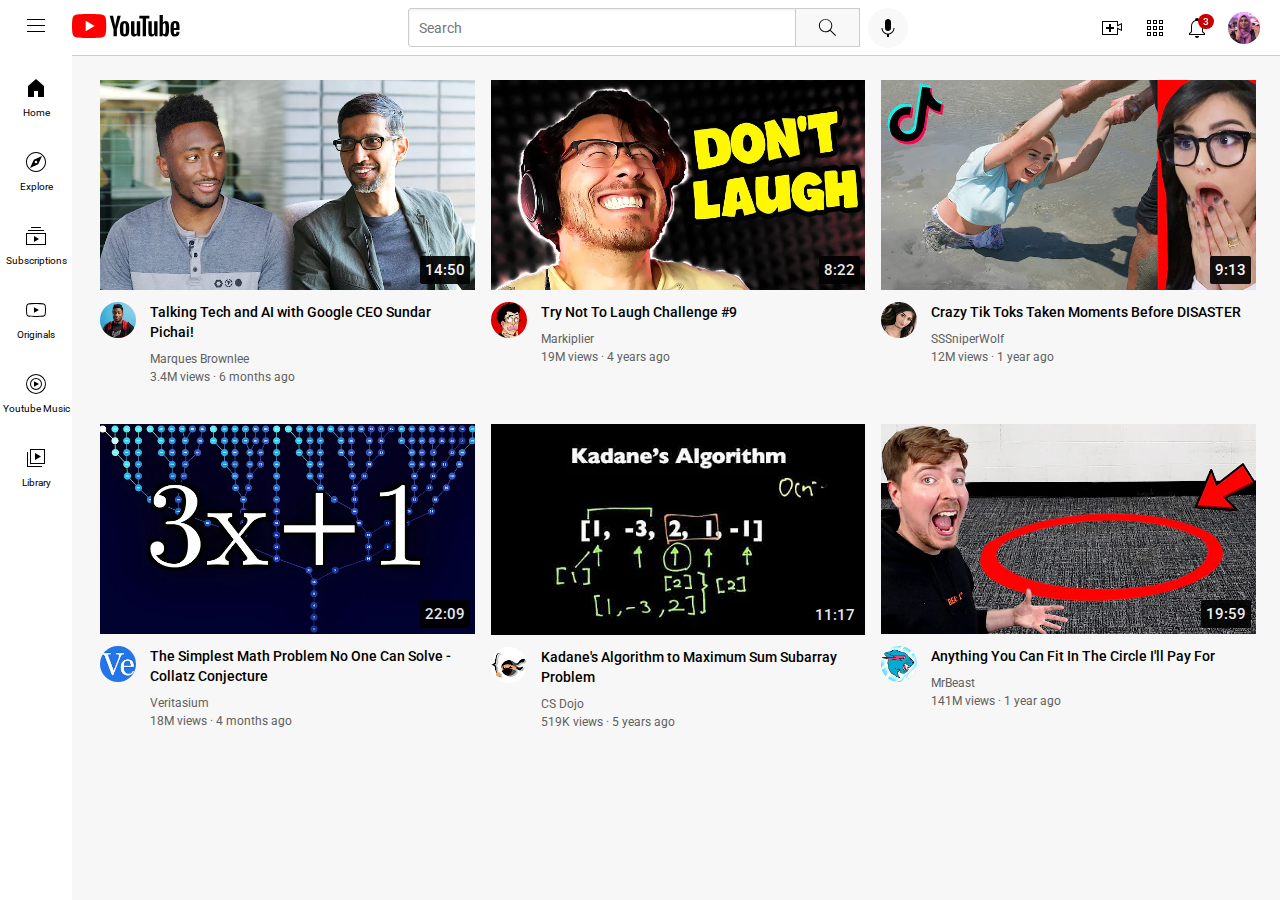
<file: Youtube Website!/index.html>
<!DOCTYPE html>
<html lang="en">
<head>
  <meta charset="UTF-8">
  <meta name="viewport" content="width=device-width, initial-scale=1.0">
  <title>Youtube Clone</title>
  <link rel="preconnect" href="https://fonts.googleapis.com">
<link rel="preconnect" href="https://fonts.gstatic.com" crossorigin>
  <link rel="icon" type="img/png" href="icons8-youtube-48.png">
<link href="https://fonts.googleapis.com/css2?family=Roboto:ital,wght@0,100..900;1,100..900&display=swap" rel="stylesheet">
<link rel="stylesheet" href="styles/video.css">
<link rel="stylesheet" href="styles/header.css">
<link rel="stylesheet" href="styles/general.css">
<link rel="stylesheet" href="styles/sidebar.css">
</head>
<body>
  <header class="header">
    <div class="left-section">
      <img class="hamburger-menu" src="icons/hamburger-menu.svg">
      <img class="youtube-logo" src="icons/youtube-logo.svg">
    </div>
    <div class="middle-section">
      <input class="search-bar" type="text" placeholder="Search">
      <button class="search-button">
        <img class="search" src="icons/search.svg">
        <div class="tooltip">Search</div>
      </button>
      <button class="voice-button">  
      <img class="voice-search-icon" src="icons/voice-search-icon.svg">
      <div class="tooltip">Search with your voice</div>
      </button>
    </div>
    <div class="right-section">
      <div class="upload-icon-container">
      <img class="upload" src="icons/upload.svg">
      <div class="tooltip">Create</div>
      </div>
      <div class="youtube-icon-container">
      <img class="youtube-apps" src="icons/youtube-apps.svg">
      <div class="tooltip">YouTube apps</div>
      </div>

      <div class="notifications-relative">
        <img class="notifications" src="icons/notifications.svg">
        <div class="notifications-number">3</div>
        <div class="tooltip">Notifications</div>
      </div>

      <img class="abeela" src="icons/me.jpeg">
    </div>
  </header>
  
  <nav class="side-bar">
    <div class="sidebar-link">
      <img src="icons/home.svg">
      <div>Home</div>
    </div>
    <div class="sidebar-link">
      <img src="icons/explore.svg">
      <div>Explore</div>
    </div>
    <div class="sidebar-link">
      <img src="icons/subscriptions.svg">
      <div>Subscriptions</div>
    </div>
    <div class="sidebar-link">
      <img src="icons/originals.svg">
      <div>Originals</div>
    </div>
    <div class="sidebar-link">
      <img src="icons/youtube-music.svg">
      <div>Youtube Music</div>
    </div>
    <div class="sidebar-link">
      <img src="icons/library.svg">
      <div>Library</div>
    </div>
  </nav>

  <main> <!--Its finally complete!-->
  <section class="video-grid">
  <div class="video-preview">
      <div class="thumbnail-row">
        <a href="https://www.youtube.com/watch?v=n2RNcPRtAiY">
        <img class="video-thumbnail" src="Thumbnails/thumbnail-1.webp" >
        <div class="video-time">14:50</div>
        </a>
      </div>
      <div class="video-info-grid">
        <div class="channel-icon">
          <a href="https://www.youtube.com/c/mkbhd">
          <img class="profile-picture" src="Channel-Image/channel-image2.jpg">
          </a>
        </div>
        <div class="video-info">
          <a href="https://www.youtube.com/watch?v=n2RNcPRtAiY">
            <p class="video-title">
              Talking Tech and AI with Google CEO Sundar Pichai!
            </p>
          </a>
          <a href="https://www.youtube.com/c/mkbhd">
          <p class="video-author">
            Marques Brownlee
          </p>
          </a>
          <p class="video-stats">
            3.4M views · 6 months ago
          </p>
        </div>
      </div>
    </div> 

    <div class="video-preview">
      <div class="thumbnail-row">
        <a href="https://www.youtube.com/watch?v=mP0RAo9SKZk">
        <img class="video-thumbnail" src="Thumbnails/p.webp" >
        <div class="video-time">8:22</div>
        </a>
      </div>
      <div class="video-info-grid">
        <div class="channel-icon">
          <a href="https://www.youtube.com/c/markiplier">
          <img class="profile-picture" src="Channel-Image/channel-2.jpeg">
          </a>
        </div>
        <div class="video-info">
          <a href="https://www.youtube.com/watch?v=mP0RAo9SKZk">
            <p class="video-title">
              Try Not To Laugh Challenge #9
            </p>
          </a>
           <a href="https://www.youtube.com/c/markiplier">
          <p class="video-author">
            Markiplier
          </p>
          </a>
          <p class="video-stats">
            19M views · 4 years ago
          </p>
        </div>
      </div>
    </div>

    <div class="video-preview">
      <div class="thumbnail-row">
        <a href="https://www.youtube.com/watch?v=FgjPQQeTh1w">
        <img class="video-thumbnail" src="Thumbnails/thumbnail-3.webp" >
        <div class="video-time">9:13</div>
        </a>
      </div>
      <div class="video-info-grid">
        <div class="channel-icon">
          <a href="https://www.youtube.com/user/SSSniperWolf">
          <img class="profile-picture" src="Channel-Image/channel-3.jpeg">
          </a>
        </div>
        <div class="video-info">
           <a href="https://www.youtube.com/watch?v=FgjPQQeTh1w">
          <p class="video-title">         
            Crazy Tik Toks Taken Moments Before DISASTER
          </p>
           </a>
           <a href="https://www.youtube.com/user/SSSniperWolf">
          <p class="video-author">
            SSSniperWolf
          </p>
          </a>
          <p class="video-stats">
            12M views · 1 year ago
          </p>
        </div>
      </div>
    </div> 

    <div class="video-preview">
      <div class="thumbnail-row">
        <a href="https://www.youtube.com/watch?v=094y1Z2wpJg">
        <img class="video-thumbnail" src="Thumbnails/thumbnail-4.webp" >
        </a>
        <div class="video-time">22:09</div>
      </div>
      <div class="video-info-grid">
        <div class="channel-icon">
          <a href="https://www.youtube.com/c/veritasium">
          <img class="profile-picture" src="Channel-Image/channel-4.jpeg">
          </a>
        </div>
        <div class="video-info">
          <a href="https://www.youtube.com/watch?v=094y1Z2wpJg">
          <p class="video-title">
            The Simplest Math Problem No One Can Solve - Collatz Conjecture
          </p>
          </a>
          <a href="https://www.youtube.com/c/veritasium">
          <p class="video-author">
            Veritasium
          </p>
          </a>
          <p class="video-stats">
            18M views · 4 months ago
          </p>
        </div>
      </div>
    </div>

    <div class="video-preview">
      <div class="thumbnail-row">
        <a href="https://www.youtube.com/watch?v=86CQq3pKSUw">
        <img class="video-thumbnail" src="Thumbnails/thumbnail-5.webp" >
        <div class="video-time">11:17</div>
        </a>
      </div>
      <div class="video-info-grid">
        <div class="channel-icon">
          <a href="https://www.youtube.com/c/CSDojo">
          <img class="profile-picture" src="Channel-Image/channel-5.jpeg">
          </a>
        </div>
        <div class="video-info">
          <a href="https://www.youtube.com/watch?v=86CQq3pKSUw">
          <p class="video-title">
            Kadane's Algorithm to Maximum Sum Subarray Problem
          </p>
          </a>
          <a href="https://www.youtube.com/c/CSDojo">
          <p class="video-author">
            CS Dojo
          </p>
          </a>
          <p class="video-stats">
            519K views · 5 years ago
          </p>
        </div>
      </div>
    </div> 

    <div class="video-preview">
      <div class="thumbnail-row">
        <a href="https://www.youtube.com/watch?v=yXWw0_UfSFg">
        <img class="video-thumbnail" src="Thumbnails/thumbnail-6.webp">
        <div class="video-time">19:59</div>
        </a>
      </div>
      <div class="video-info-grid">
        <div class="channel-icon">
          <a href="https://www.youtube.com/channel/UCX6OQ3DkcsbYNE6H8uQQuVA">
          <img class="profile-picture" src="Channel-Image/channel-6.jpeg">
          </a>
        </div>
        <div class="video-info">
          <a href="https://www.youtube.com/watch?v=yXWw0_UfSFg">
            <p class="video-title">
              Anything You Can Fit In The Circle I&#39;ll Pay For
            </p>
          </a>
          <a href="https://www.youtube.com/channel/UCX6OQ3DkcsbYNE6H8uQQuVA">
          <p class="video-author">
            MrBeast
          </p>
          </a>
          <p class="video-stats">
            141M views · 1 year ago
          </p>
        </div>
      </div>
    </div>
  </section>
  </main>
</body>
</html>
</file>
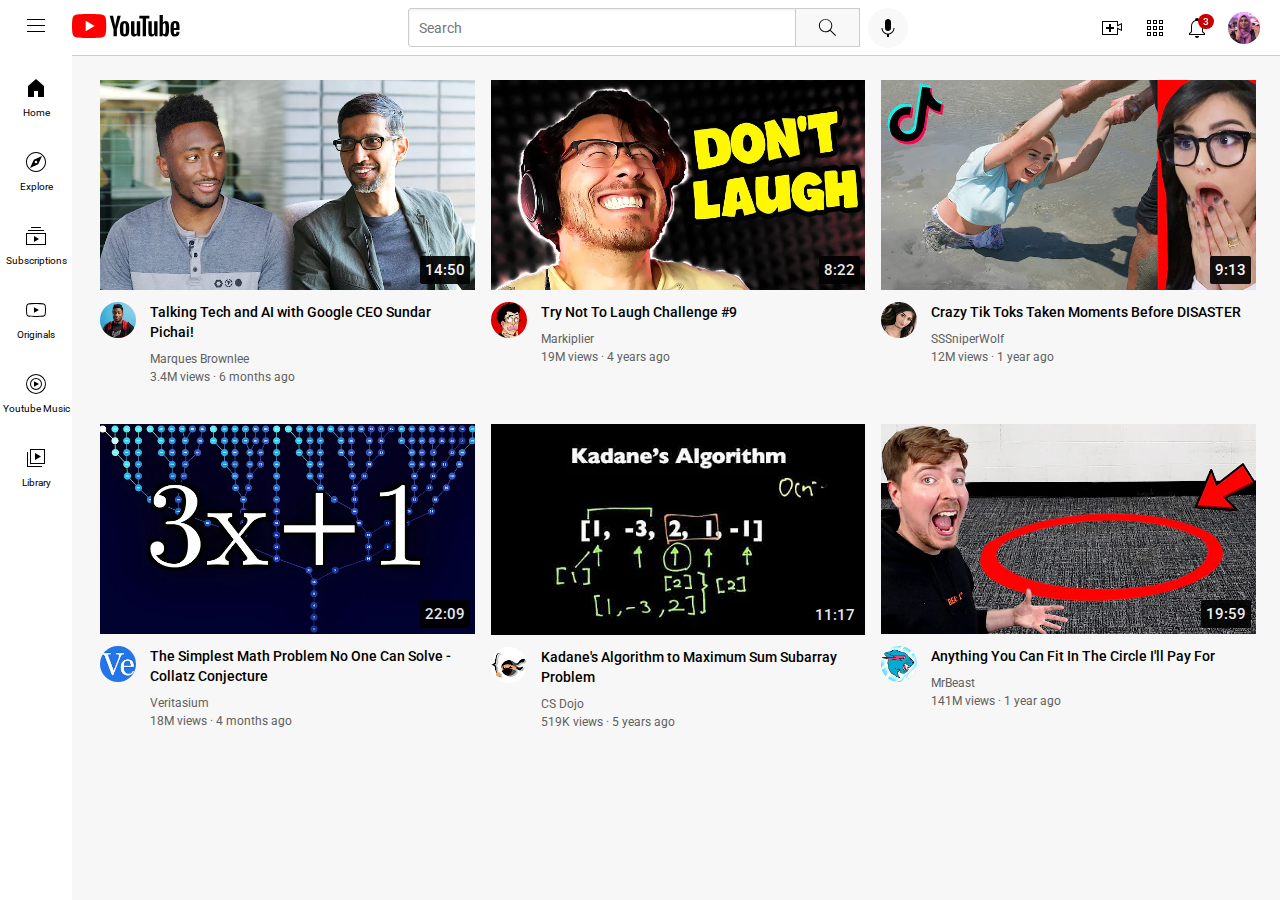
<file: Youtube Website!/Youtube.com.html>
<!DOCTYPE html>
<html lang="en">
<head>
  <meta charset="UTF-8">
  <meta name="viewport" content="width=device-width, initial-scale=1.0">
  <title>Youtube Clone</title>
  <link rel="preconnect" href="https://fonts.googleapis.com">
<link rel="preconnect" href="https://fonts.gstatic.com" crossorigin>
<link href="https://fonts.googleapis.com/css2?family=Roboto:ital,wght@0,100..900;1,100..900&display=swap" rel="stylesheet">
<link rel="stylesheet" href="styles/video.css">
<link rel="stylesheet" href="styles/header.css">
<link rel="stylesheet" href="styles/general.css">
<link rel="stylesheet" href="styles/sidebar.css">
</head>
<body>
  <header class="header">
    <div class="left-section">
      <img class="hamburger-menu" src="icons/hamburger-menu.svg">
      <img class="youtube-logo" src="icons/youtube-logo.svg">
    </div>
    <div class="middle-section">
      <input class="search-bar" type="text" placeholder="Search">
      <button class="search-button">
        <img class="search" src="icons/search.svg">
        <div class="tooltip">Search</div>
      </button>
      <button class="voice-button">  
      <img class="voice-search-icon" src="icons/voice-search-icon.svg">
      <div class="tooltip">Search with your voice</div>
      </button>
    </div>
    <div class="right-section">
      <div class="upload-icon-container">
      <img class="upload" src="icons/upload.svg">
      <div class="tooltip">Create</div>
      </div>
      <div class="youtube-icon-container">
      <img class="youtube-apps" src="icons/youtube-apps.svg">
      <div class="tooltip">YouTube apps</div>
      </div>

      <div class="notifications-relative">
        <img class="notifications" src="icons/notifications.svg">
        <div class="notifications-number">3</div>
        <div class="tooltip">Notifications</div>
      </div>

      <img class="abeela" src="icons/me.jpeg">
    </div>
  </header>
  
  <nav class="side-bar">
    <div class="sidebar-link">
      <img src="icons/home.svg">
      <div>Home</div>
    </div>
    <div class="sidebar-link">
      <img src="icons/explore.svg">
      <div>Explore</div>
    </div>
    <div class="sidebar-link">
      <img src="icons/subscriptions.svg">
      <div>Subscriptions</div>
    </div>
    <div class="sidebar-link">
      <img src="icons/originals.svg">
      <div>Originals</div>
    </div>
    <div class="sidebar-link">
      <img src="icons/youtube-music.svg">
      <div>Youtube Music</div>
    </div>
    <div class="sidebar-link">
      <img src="icons/library.svg">
      <div>Library</div>
    </div>
  </nav>

  <main> <!--Its finally complete!-->
  <section class="video-grid">
  <div class="video-preview">
      <div class="thumbnail-row">
        <a href="https://www.youtube.com/watch?v=n2RNcPRtAiY">
        <img class="video-thumbnail" src="Thumbnails/thumbnail-1.webp" >
        <div class="video-time">14:50</div>
        </a>
      </div>
      <div class="video-info-grid">
        <div class="channel-icon">
          <a href="https://www.youtube.com/c/mkbhd">
          <img class="profile-picture" src="Channel-Image/channel-image2.jpg">
          </a>
        </div>
        <div class="video-info">
          <a href="https://www.youtube.com/watch?v=n2RNcPRtAiY">
            <p class="video-title">
              Talking Tech and AI with Google CEO Sundar Pichai!
            </p>
          </a>
          <a href="https://www.youtube.com/c/mkbhd">
          <p class="video-author">
            Marques Brownlee
          </p>
          </a>
          <p class="video-stats">
            3.4M views · 6 months ago
          </p>
        </div>
      </div>
    </div> 

    <div class="video-preview">
      <div class="thumbnail-row">
        <a href="https://www.youtube.com/watch?v=mP0RAo9SKZk">
        <img class="video-thumbnail" src="Thumbnails/p.webp" >
        <div class="video-time">8:22</div>
        </a>
      </div>
      <div class="video-info-grid">
        <div class="channel-icon">
          <a href="https://www.youtube.com/c/markiplier">
          <img class="profile-picture" src="Channel-Image/channel-2.jpeg">
          </a>
        </div>
        <div class="video-info">
          <a href="https://www.youtube.com/watch?v=mP0RAo9SKZk">
            <p class="video-title">
              Try Not To Laugh Challenge #9
            </p>
          </a>
           <a href="https://www.youtube.com/c/markiplier">
          <p class="video-author">
            Markiplier
          </p>
          </a>
          <p class="video-stats">
            19M views · 4 years ago
          </p>
        </div>
      </div>
    </div>

    <div class="video-preview">
      <div class="thumbnail-row">
        <a href="https://www.youtube.com/watch?v=FgjPQQeTh1w">
        <img class="video-thumbnail" src="Thumbnails/thumbnail-3.webp" >
        <div class="video-time">9:13</div>
        </a>
      </div>
      <div class="video-info-grid">
        <div class="channel-icon">
          <a href="https://www.youtube.com/user/SSSniperWolf">
          <img class="profile-picture" src="Channel-Image/channel-3.jpeg">
          </a>
        </div>
        <div class="video-info">
           <a href="https://www.youtube.com/watch?v=FgjPQQeTh1w">
          <p class="video-title">         
            Crazy Tik Toks Taken Moments Before DISASTER
          </p>
           </a>
           <a href="https://www.youtube.com/user/SSSniperWolf">
          <p class="video-author">
            SSSniperWolf
          </p>
          </a>
          <p class="video-stats">
            12M views · 1 year ago
          </p>
        </div>
      </div>
    </div> 

    <div class="video-preview">
      <div class="thumbnail-row">
        <a href="https://www.youtube.com/watch?v=094y1Z2wpJg">
        <img class="video-thumbnail" src="Thumbnails/thumbnail-4.webp" >
        </a>
        <div class="video-time">22:09</div>
      </div>
      <div class="video-info-grid">
        <div class="channel-icon">
          <a href="https://www.youtube.com/c/veritasium">
          <img class="profile-picture" src="Channel-Image/channel-4.jpeg">
          </a>
        </div>
        <div class="video-info">
          <a href="https://www.youtube.com/watch?v=094y1Z2wpJg">
          <p class="video-title">
            The Simplest Math Problem No One Can Solve - Collatz Conjecture
          </p>
          </a>
          <a href="https://www.youtube.com/c/veritasium">
          <p class="video-author">
            Veritasium
          </p>
          </a>
          <p class="video-stats">
            18M views · 4 months ago
          </p>
        </div>
      </div>
    </div>

    <div class="video-preview">
      <div class="thumbnail-row">
        <a href="https://www.youtube.com/watch?v=86CQq3pKSUw">
        <img class="video-thumbnail" src="Thumbnails/thumbnail-5.webp" >
        <div class="video-time">11:17</div>
        </a>
      </div>
      <div class="video-info-grid">
        <div class="channel-icon">
          <a href="https://www.youtube.com/c/CSDojo">
          <img class="profile-picture" src="Channel-Image/channel-5.jpeg">
          </a>
        </div>
        <div class="video-info">
          <a href="https://www.youtube.com/watch?v=86CQq3pKSUw">
          <p class="video-title">
            Kadane's Algorithm to Maximum Sum Subarray Problem
          </p>
          </a>
          <a href="https://www.youtube.com/c/CSDojo">
          <p class="video-author">
            CS Dojo
          </p>
          </a>
          <p class="video-stats">
            519K views · 5 years ago
          </p>
        </div>
      </div>
    </div> 

    <div class="video-preview">
      <div class="thumbnail-row">
        <a href="https://www.youtube.com/watch?v=yXWw0_UfSFg">
        <img class="video-thumbnail" src="Thumbnails/thumbnail-6.webp">
        <div class="video-time">19:59</div>
        </a>
      </div>
      <div class="video-info-grid">
        <div class="channel-icon">
          <a href="https://www.youtube.com/channel/UCX6OQ3DkcsbYNE6H8uQQuVA">
          <img class="profile-picture" src="Channel-Image/channel-6.jpeg">
          </a>
        </div>
        <div class="video-info">
          <a href="https://www.youtube.com/watch?v=yXWw0_UfSFg">
            <p class="video-title">
              Anything You Can Fit In The Circle I&#39;ll Pay For
            </p>
          </a>
          <a href="https://www.youtube.com/channel/UCX6OQ3DkcsbYNE6H8uQQuVA">
          <p class="video-author">
            MrBeast
          </p>
          </a>
          <p class="video-stats">
            141M views · 1 year ago
          </p>
        </div>
      </div>
    </div>
  </section>
  </main>
</body>
</html>
</file>
<file: Youtube Website!/styles/video.css>
.video-grid{
  display: grid;
  grid-template-columns: 1fr 1fr 1fr;
  column-gap: 16px;
  row-gap: 40px;
}

@media (max-width: 750px){
  .video-grid{
    grid-template-columns: 1fr 1fr;
  }
}

@media (min-width: 751) and (max-width: 999){
    .video-grid{
    grid-template-columns: 1fr 1fr 1fr;
  }
}

@media (min-width: 1000){
    .video-grid{
    grid-template-columns: 1fr 1fr 1fr 1fr;
  }
}


.video-info-grid{
  display: grid;
  grid-template-columns: 50px 1fr;
}

.profile-picture{
  width: 36px;
  border-radius: 50px;
}

.video-thumbnail{
  width: 100%;
}

.thumbnail-row{
  margin-bottom: 8px;
  position: relative;
}

.video-time{
  position: absolute;
  bottom: 10px;
  right: 5px;
  background-color: black;
  opacity: 0.9;
  color: white;
  font-size: 15px;
  font-weight: 500;
  padding: 5px;
  border-radius: 2px;
}

.video-title{
  font-size: 14px;
  font-weight: 500;
  line-height: 20px;
  margin-bottom: 10px;
}

.video-author {
  font-size: 12px;
  color: rgb(96, 96, 96);
  margin-bottom: 4px;
}

.video-stats {
  font-size: 12px;
  color: rgb(96, 96, 96);
}
</file>
<file: Youtube Website!/styles/header.css>
.header{
  height: 55px;
  border-bottom-color: rgb(204, 204, 204);
  border-bottom-style: solid;
  border-bottom-width: 1px;

  display: flex;
  flex-direction: row;
  justify-content: space-between;
  align-items: center;
  position: fixed;
  top: 0px;
  left: 0px;
  right: 0px;
  background-color: white;
  z-index: 100;
}



.middle-section{
  flex: 1;
  margin-right: 35px;
  margin-left: 70px;
  max-width: 500px;
  display: flex;
  flex-direction: row;
  align-items: center;
}

.right-section{
  display: flex;
  flex-direction: row;
  align-items: center;
  width: 180px;
  justify-content: space-between;
  flex-shrink: 0;
}

.hamburger-menu{
  height: 24px;
  margin-left: 24px;
  margin-right: 20px;
}

.youtube-logo{
  height: 24px;
}

.search-bar{
  font-family: Roboto, Arial, Helvetica, sans-serif;
  margin-left: 0px;
  flex: 1;
  height: 35px;
  border-width: 1px;
  border-color: rgb(204, 204, 204);
  border-style: solid;
  border-radius: 3px;
  padding-left: 10px;
  font-size: 14px;
  box-shadow: inset 1px 2px 3px rgba(0, 0, 0, 0.05);
  width: 0;
}

.voice-search-icon{
  height: 24px;
}

.voice-button{
  height: 40px;
  width: 40px;
  border: none;
  border-radius: 20px;
  margin-left: 8px;
  background-color: rgb(248, 248, 248);

}

.search-button{
  height: 39px;
  width: 65px;
  border-radius: 0px;
  border: 1px solid rgb(204, 204, 204);
  background-color: rgb(248, 248, 248);
  margin-left: -3px;
}

.search-button, .voice-button,
.upload-icon-container,
.youtube-icon-container,
.notifications-relative{
  position: relative;
  display: flex;
  justify-content: center;
  align-items: center;
}

.search-button .tooltip,
.voice-button .tooltip,
.upload-icon-container .tooltip,
.youtube-icon-container .tooltip,
.notifications-relative .tooltip{
  font-family: Roboto, Arial, Helvetica, sans-serif;
  position: absolute;
  background-color: gray;
  color: white;
  padding-top: 4px;
  padding-right: 8px;
  padding-left: 8px;
  padding-bottom: 4px;
  border-radius: 2px;
  font-size: 12px;
  font-weight: 500;
  bottom: -30px;
  opacity: 0;
  transition: opacity 0.15s;
  pointer-events: none;
  white-space: nowrap;
}

.search-button:hover .tooltip,
.voice-button:hover .tooltip,
.upload-icon-container:hover .tooltip,
.youtube-icon-container:hover .tooltip,
.notifications-relative:hover .tooltip{
  opacity: 1;
}

.search-button:hover{
  background-color: rgb(240, 240, 240); ;
}

.search-button:hover, .voice-button:hover,
.upload-icon-container:hover,
.youtube-icon-container:hover,
.notifications-relative:hover{
  cursor: pointer;
}

.search{
  height: 23px;
}

.upload{
  height: 24px;
}

.youtube-apps{
  height: 24px;

}

.notifications{
  height: 24px;
}

.notifications-relative{
  position: relative;
}

.notifications-number{
  position: absolute;
  top: -2px;
  right: -5px;
  background-color: rgb(200, 0, 0);
  color: white;
  font-family: Roboto, Arial, Helvetica, sans-serif;
  font-size: 10px;
  padding-right: 5px;
  padding-left: 5px;
  padding-bottom: 2px;
  padding-top: 2px;
  font-weight: 500;
  border-radius: 10px;

}

.abeela{
  height: 32px;
  width: 32px;
  border-radius: 16px;
  object-fit: cover;
  margin-right: 20px;
}
</file>
<file: Youtube Website!/styles/general.css>
p{
  margin-top: 0px;
  margin-bottom: 0px;
  font-family: Roboto, Arial, Helvetica, sans-serif;
}

body{
  font-family: Roboto, Arial, Helvetica, sans-serif;
  margin: 0px;
  padding-top: 80px; /*uuvo*/
  padding-left: 100px;
  padding-right: 24px;
  background-color: rgb(247, 247, 247);
}

a{
  color: black;
  text-decoration: none;
}
</file>
<file: Youtube Website!/styles/sidebar.css>
.side-bar{
  position: fixed;
  top: 55px;
  left: 0px;
  bottom: 0px;
  width: 72px;
  background-color: white;
  border: none;
  z-index: 101;
  padding-top: 5px;
}

.sidebar-link{
  height: 74px;
  display: flex;
  flex-direction: column;
  justify-content: center;
  align-items: center;
}

.sidebar-link:hover{
  background-color: rgb(230, 230, 230);
  cursor: pointer;
}

.sidebar-link img{
  height: 24px;

}

.sidebar-link div{
  margin-top: 7px;
  font-size: 10px;
  font-family: Roboto, Arial, Helvetica, sans-serif;
}
</file>
